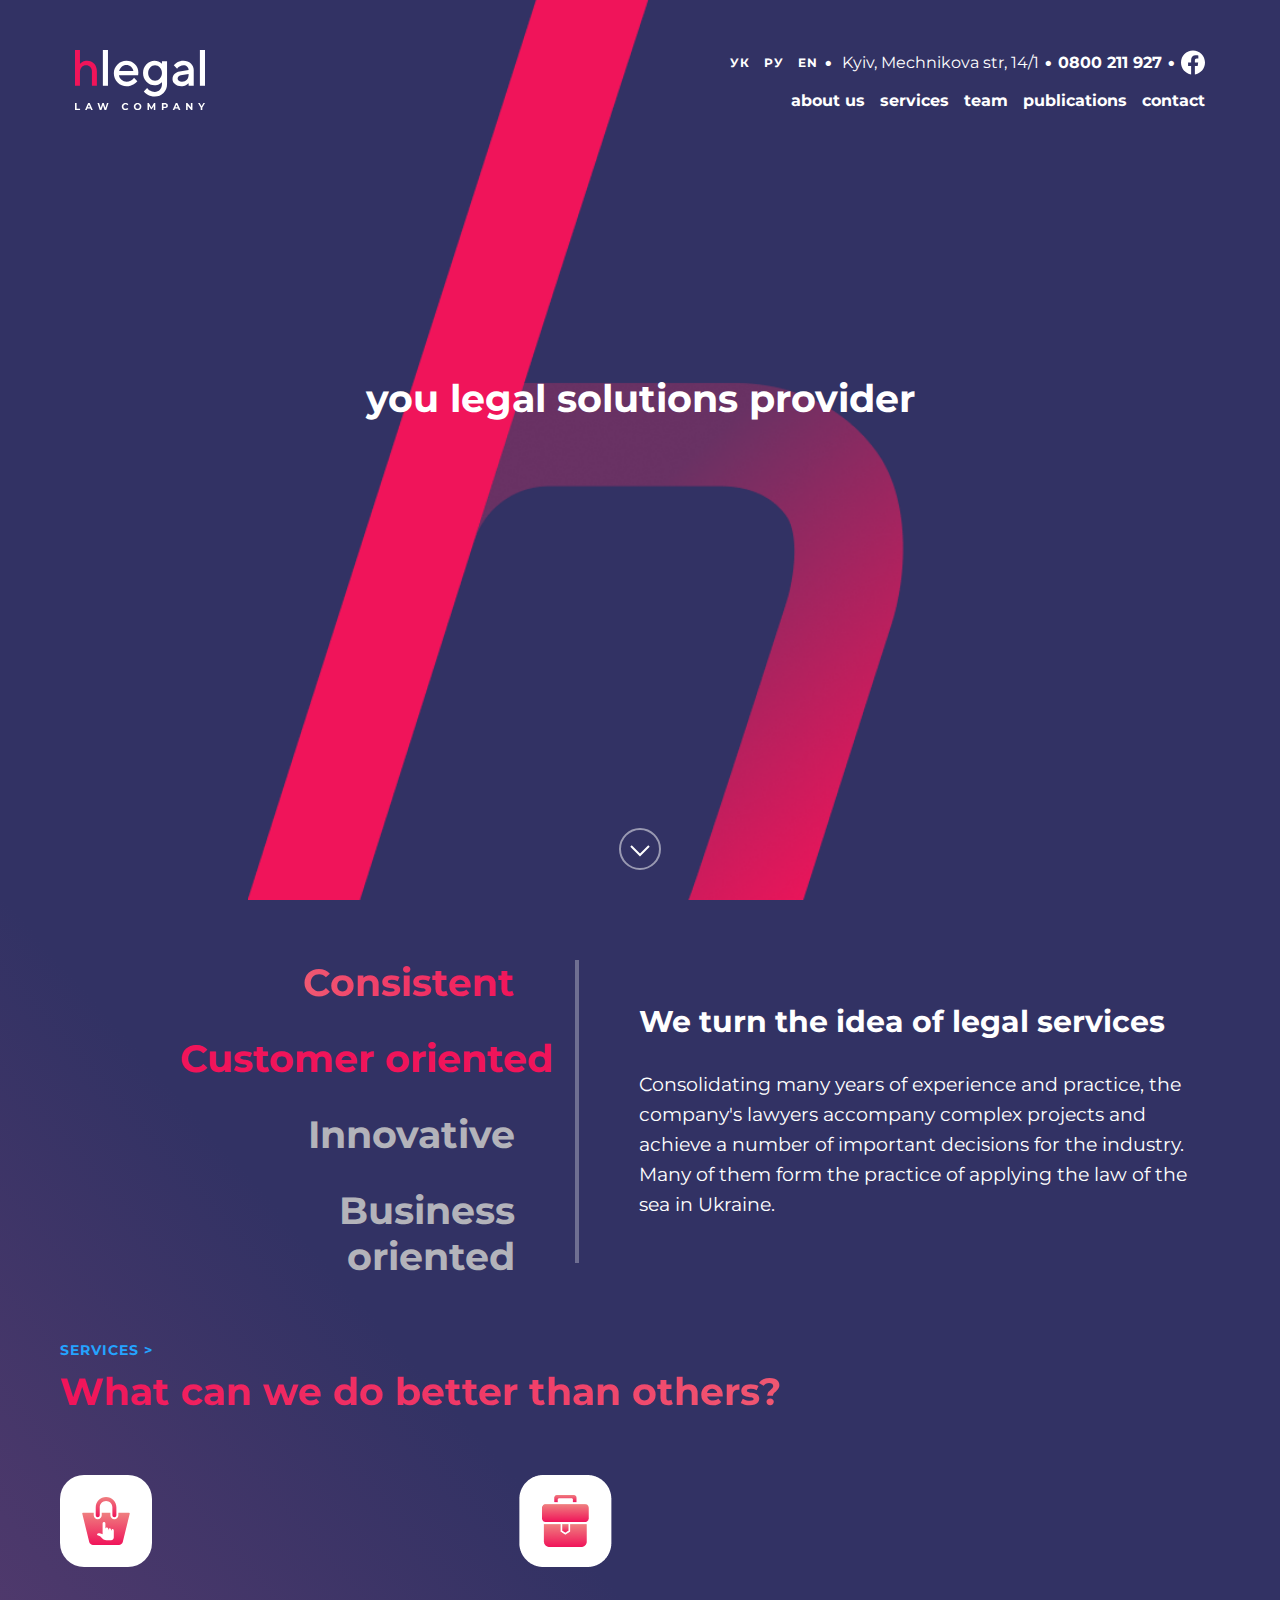
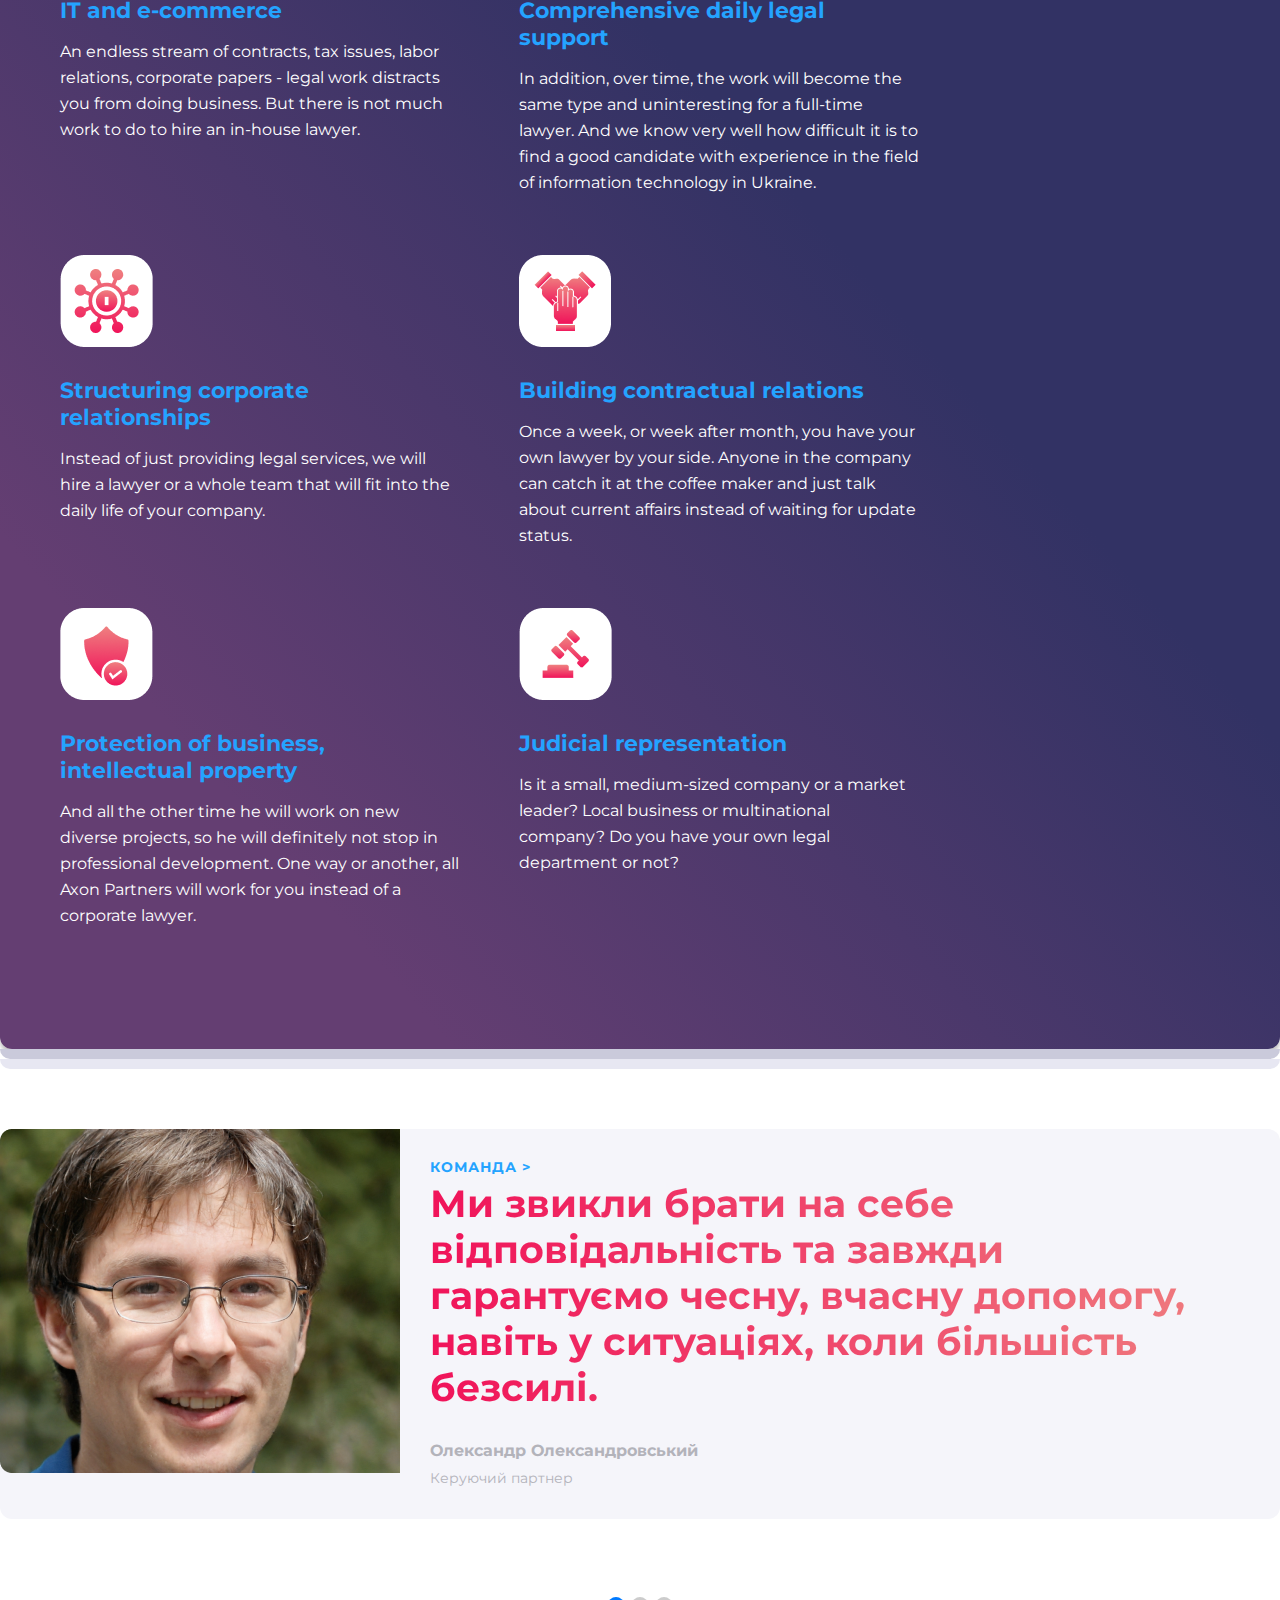
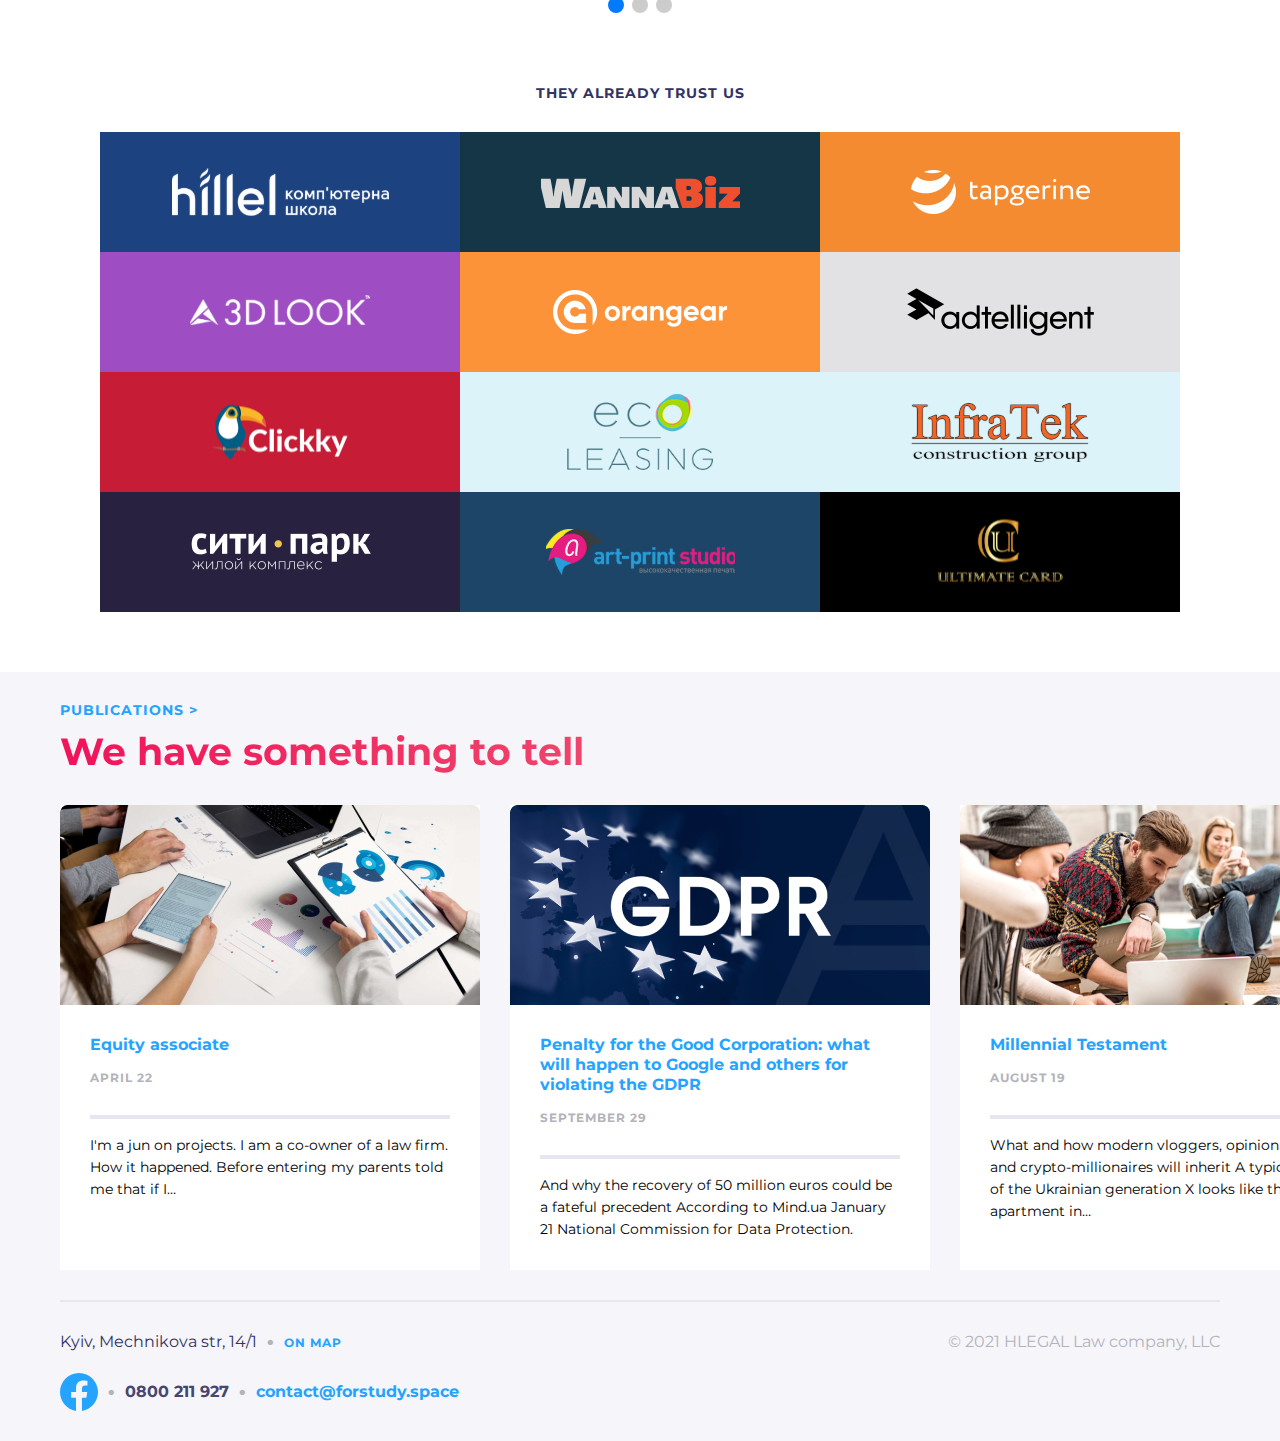
<file: index.html>
<!DOCTYPE html>
<html lang="en">
<head>
    <meta charset="UTF-8">
    <meta http-equiv="X-UA-Compatible" content="IE=edge">
    <meta name="viewport" content="width=device-width, initial-scale=1.0">
    <title>hlegal</title>
    <link rel="stylesheet" href="https://unpkg.com/swiper/swiper-bundle.min.css"/>
    <link rel="stylesheet" href="css/style.css">
</head>
<body>
    <div class="gradient">
        <div class="container_first">
            <div class="header_375">
                    <a href="" class="contacts__link"> <button class="contacts__language">УК</button> </a> 
                    <a href="" class="contacts__link"> <button class="contacts__language">РУ</button> </a> 
                    <a href="" class="contacts__link"> <button class="contacts__language">EN</button> </a> 
                    <a href="tel:0800211927" class="contacts__link__phone__375">0800 211 927</a> 
            </div>
            <div class="logo_and_button">
                <img src="img/logo_375.png" alt="logo_375">
                <button class="button"><img src="img/button_open.svg" alt="button_open"></button>
            </div>
            
            <header class="header">
                <a href="" class="logo"> <img class="logo__img" src="img/hlegal__logo.svg" alt="hlegal logo" class="logo_img"> </a>
                <div class="navs">
                    <div class="contacts">
                            <a href="" class="contacts__link"> <button class="contacts__language">УК</button> </a> 
                            <a href="" class="contacts__link"> <button class="contacts__language">РУ</button> </a> 
                            <a href="" class="contacts__link"> <button class="contacts__language">EN</button> </a> 
                            <a href="" class="contacts__link__address"> Kyiv, Mechnikova str, 14/1</a> 
                            <a href="tel:0800211927" class="contacts__link__phone">0800 211 927</a> 
                            <a href="https://facebook.com" class="contacts__link__social">
                                <svg class="contacts__facebook"width="24" height="25" viewBox="0 0 24 25" fill="none" xmlns="http://www.w3.org/2000/svg">
                                    <path d="M24 12.5733C24 5.90541 18.6274 0.5 12 0.5C5.37258 0.5 0 5.90541 0 12.5733C0 18.5995 4.38823 23.5943 10.125 24.5V16.0633H7.07813V12.5733H10.125V9.91343C10.125 6.88755 11.9165 5.21615 14.6576 5.21615C15.9705 5.21615 17.3438 5.45195 17.3438 5.45195V8.42313H15.8306C14.3399 8.42313 13.875 9.35379 13.875 10.3086V12.5733H17.2031L16.6711 16.0633H13.875V24.5C19.6118 23.5943 24 18.5995 24 12.5733Z" fill="white"/>
                                </svg>
                            </a> 
                    </div>  
                    <nav class="nav">
                        <ul class="nav__list">
                            <li class="nav__item"> <a href="about.html" class="nav__link">about us</a> </li>
                            <li class="nav__item"> <a href="" class="nav__link">services</a> </li>
                            <li class="nav__item"> <a href="" class="nav__link">team</a> </li>
                            <li class="nav__item"> <a href="" class="nav__link">publications</a> </li>
                            <li class="nav__item"> <a href="" class="nav__link">contact</a> </li>
                        </ul>
                    </nav> 
                </div>
            </header>
           
            <header class="header_768">
                    <div class="contacts">
                            <a href="" class="contacts__link"> <button class="contacts__language">УК</button> </a> 
                            <a href="" class="contacts__link"> <button class="contacts__language">РУ</button> </a> 
                            <a href="" class="contacts__link"> <button class="contacts__language">EN</button> </a> 
                            <a href="" class="contacts__link__address"> Kyiv, Mechnikova str, 14/1</a> 
                            <a href="tel:0800211927" class="contacts__link__phone">0800 211 927</a> 
                            <a href="https://facebook.com" class="contacts__link__social">
                                <svg class="contacts__facebook"width="24" height="25" viewBox="0 0 24 25" fill="none" xmlns="http://www.w3.org/2000/svg">
                                    <path d="M24 12.5733C24 5.90541 18.6274 0.5 12 0.5C5.37258 0.5 0 5.90541 0 12.5733C0 18.5995 4.38823 23.5943 10.125 24.5V16.0633H7.07813V12.5733H10.125V9.91343C10.125 6.88755 11.9165 5.21615 14.6576 5.21615C15.9705 5.21615 17.3438 5.45195 17.3438 5.45195V8.42313H15.8306C14.3399 8.42313 13.875 9.35379 13.875 10.3086V12.5733H17.2031L16.6711 16.0633H13.875V24.5C19.6118 23.5943 24 18.5995 24 12.5733Z" fill="white"/>
                                </svg>
                            </a> 
                    </div>  
                    <a href="" class="logo_768"> <img class="logo__img" src="img/logo_768.png" alt="hlegal logo" class="logo_img"> </a>
                    <nav class="nav_768">
                        <ul class="nav__list_768">
                            <li class="nav__item"> <a href="about.html" class="nav__link">about us</a> </li>
                            <li class="nav__item"> <a href="" class="nav__link">services</a> </li>
                            <li class="nav__item"> <a href="" class="nav__link">team</a> </li>
                            <li class="nav__item"> <a href="" class="nav__link">publications</a> </li>
                            <li class="nav__item"> <a href="" class="nav__link">contact</a> </li>
                        </ul>
                    </nav> 
                
            </header>


            <div class="title">you legal solutions provider</div>
            <div class="down"> 
                <a href="#next">
                    <svg class="down__scroll" width="42" height="42" viewBox="0 0 42 42" fill="none" xmlns="http://www.w3.org/2000/svg">
                        <circle opacity="0.5" cx="21" cy="21" r="20" stroke="white" stroke-width="2"/>
                        <path d="M12 18L21 27L30 18" stroke="white" stroke-width="2"/>
                    </svg>
                </a>
            </div>
        </div>   
        <div class="container">
            <div class="present" id="next">
                <div class="present__advantage">
                    <p class="present__advantage__consistent margin_bottom_30">Consistent</p>
                    <p class="present__advantage__customer margin_bottom_30">Customer oriented</p>
                    <p class="present__advantage__innovative margin_bottom_30">Innovative</p>
                    <p class="present__advantage__business">Business oriented</p>
                </div>
                <section class="present__description">
                    <h2 class="present__description__header">We turn the idea of legal services</h2> 
                    <p class="present__description__text">
                        Consolidating many years of experience and practice, the company's lawyers accompany complex projects and achieve a number of important decisions for the industry. Many of them form the practice of applying the law of the sea in Ukraine.
                    </p>
                </section>
            </div>  

            <p class="services">Services ></p>
            <p class="services__goal gradient_red">What can we do better than others?</p>
            <div class="block">
                <div class="block__card">
                    <img src="img/card_commerce.svg" alt="card_commerce">
                    <h2 class="block__card__header">IT and e-commerce</h2>
                    <p class="block__card__text">An endless stream of contracts, tax issues, labor relations, corporate papers - legal work distracts you from doing business. But there is not much work to do to hire an in-house lawyer.</p>
                </div>
                <div class="block__card">
                    <img src="img/card_support.png" alt="card_commerce">
                    <h2 class="block__card__header">Comprehensive daily legal support</h2>
                    <p class="block__card__text">In addition, over time, the work will become the same type and uninteresting for a full-time lawyer. And we know very well how difficult it is to find a good candidate with experience in the field of information technology in Ukraine.</p>
                </div>
                <div class="block__card">
                    <img src="img/card_corporate.png" alt="card_commerce">
                    <h2 class="block__card__header">Structuring corporate relationships</h2>
                    <p class="block__card__text">Instead of just providing legal services, we will hire a lawyer or a whole team that will fit into the daily life of your company.</p>
                </div>
                <div class="block__card">
                    <img src="img/card_relations.png" alt="card_commerce">
                    <h2 class="block__card__header">Building contractual relations</h2>
                    <p class="block__card__text">Once a week, or week after month, you have your own lawyer by your side. Anyone in the company can catch it at the coffee maker and just talk about current affairs instead of waiting for update status.</p>
                </div>
                <div class="block__card">
                    <img src="img/card_protection.png" alt="card_commerce">
                    <h2 class="block__card__header">Protection of business, intellectual property</h2>
                    <p class="block__card__text">And all the other time he will work on new diverse projects, so he will definitely not stop in professional development. One way or another, all Axon Partners will work for you instead of a corporate lawyer.</p>
                </div>
                <div class="block__card">
                    <img src="img/card_justify.png" alt="card_commerce">
                    <h2 class="block__card__header">Judicial representation</h2>
                    <p class="block__card__text">Is it a small, medium-sized company or a market leader? Local business or multinational company? Do you have your own legal department or not?</p>
                </div>
            </div>
            <div class="block padding_bottom_60">
              
            </div>
        </div>

    </div>
    <div class="border__prelast"></div>
    <div class="border__last"></div>

      <!-- Swiper -->
      <div class="swiper mySwiper">
        <div class="swiper-wrapper">
            <div class="swiper-slide">   
                <div class="mycard">
                    <picture>
                        <source srcset="img/ceo-375.png" media="(max-width: 375px)">
                        <source srcset="img/ceo-768.png" media="(max-width: 768px)">
                        <source srcset="img/ceo-1024.png" media="(max-width: 1024px)">
                        <source srcset="img/ceo-1440.png" media="(max-width: 1440px)">
                        <source srcset="img/ceo.png">
                        <img srcset="img/ceo.png" alt="My default image">
                    </picture>
                    <div class="mycard__description">
                        <p class="mycard__description__team">команда ></p>
                        <article class="mycard__description__about">Ми звикли брати на себе відповідальність та завжди гарантуємо чесну, вчасну допомогу, навіть у ситуаціях, коли більшість безсилі.</article>
                        <p class="mycard__description__person">Олександр Олександровський</p>
                        <p class="mycard__description__rank">Керуючий партнер</p>
                    </div>
                </div>            
            </div>

            <div class="swiper-slide">
                <div class="mycard">
                            
                    <div class="mycard__description">
                        <p class="mycard__description__team">команда ></p>
                        <article class="mycard__description__about">Но придется учесть что это стартап, и основатель работает за троих - он же тимлид, он же прожект-менеджер. Нам нужны люди в команду - юристы, девопсы, тестировщики, вебмастер, сетевики.</article>
                        <p class="mycard__description__person">Олександр Олександровський</p>
                        <p class="mycard__description__rank">Керуючий партнер</p>
                    </div>
                </div>
            </div>

            <div class="swiper-slide">
                <div class="mycard">
                      
                    <div class="mycard__description">
                        <p class="mycard__description__team">команда ></p>
                        <article class="mycard__description__about">Собственно идеальный варианты команды - каждый типаж интересен по своему, отдельно нужно отметить разработчика индийского происхождения - он бекэнд на джаве умеет </article>
                        <p class="mycard__description__person">Олександр Олександровський</p>
                        <p class="mycard__description__rank">Керуючий партнер</p>
                    </div>
                </div>
            </div>
        </div>
        <div class="swiper-pagination"></div>
    </div>
            <p class="intro">They already trust us</p>
            <div class="clients">
                <div class="clients__item hillel"><img src="img/hillel.svg" alt=""></div>
                <div class="clients__item wannabiz"><img src="img/wannabiz.svg" alt=""></div>
                <div class="clients__item tapgerine"><img src="img/tapgerine.svg" alt="tapgerine"></div>
                <div class="clients__item dlook"><img src="img/3dlook.svg" alt="3dlook"></div>
                <div class="clients__item orangear"><img src="img/orangear.svg" alt="orangear"></div>
                <div class="clients__item adtelligent"><img src="img/adtelligent.svg" alt="adtelligent"></div>
                <div class="clients__item clickky"><img src="img/clickky.svg" alt="clickky"></div>
                <div class="clients__item eco-leasing"><img src="img/eco-leasing.svg" alt="eco-leasing"></div>
                <div class="clients__item ingratek"><img src="img/ingratek.svg" alt="ingratek"></div>
                <div class="clients__item city-par"><img src="img/city-par.svg" alt="city-par"></div>
                <div class="clients__item artprint"><img src="img/artprint.svg" alt="artprint"></div>
                <div class="clients__item ultimatecard"><img src="img/ultimatecard.svg" alt="ultimatecard"></div>
            </div>

                      
<footer class="footer">
    <div class="container">
        <p class="prepublication">Publications ></p>
        <p class="prepublication__header">We have something to tell</p>
        <div class="publications">
            <div class="publications__card margin_right_30">
                <img  class="publications__img" src="img/publication.png" alt="">
                <h4 class="publications__card__header">Equity associate</h4>
                <p class="publications__card__date">April 22</p>
                <p class="publications__card__article">I'm a jun on projects. I am a co-owner of a law firm. How it happened. Before entering my parents told me that if I…</p>
            </div>
            <div class="publications__card margin_right_30">
                <img  class="publications__img" src="img/publication-2.png" alt="">
                <h4 class="publications__card__header">Penalty for the Good Corporation: what will happen to Google and others for violating the GDPR</h4>
                <p class="publications__card__date">September 29</p>
                <p class="publications__card__article">And why the recovery of 50 million euros could be a fateful precedent According to Mind.ua January 21 National Commission for Data Protection.</p>
            </div>
            <div class="publications__card">
                <img  class="publications__img" src="img/publication-3.png" alt="">
                <h4 class="publications__card__header">Millennial Testament</h4>
                <p class="publications__card__date">August 19</p>
                <p class="publications__card__article">What and how modern vloggers, opinion leaders and crypto-millionaires will inherit A typical legacy of the Ukrainian generation X looks like this: an apartment in…</p>
            </div>
        </div>
        <div class="information">
            <div class="information__block">
                <a href="" class="information__link__address"> Kyiv, Mechnikova str, 14/1</a> 
                <a href="" class="information__link__map">On map</a> 
                <p class="information__copyright">© 2021 HLEGAL Law company, LLC</p>
            </div> 
        </div>

        <div class="footer__contacts">
            <a href="https://facebook.com" class="footer__contacts__facebook">
                <svg class="contacts__facebook_footer" width="38" height="38" viewBox="0 0 38 38" fill="none" xmlns="http://www.w3.org/2000/svg">
                    <path d="M38 19.1161C38 8.55857 29.4934 0 19 0C8.50658 0 0 8.55857 0 19.1161C0 28.6575 6.94803 36.5659 16.0312 38V24.6419H11.207V19.1161H16.0312V14.9046C16.0312 10.1136 18.8678 7.46723 23.2078 7.46723C25.2866 7.46723 27.4609 7.84059 27.4609 7.84059V12.545H25.0651C22.7048 12.545 21.9688 14.0185 21.9688 15.5302V19.1161H27.2383L26.3959 24.6419H21.9688V38C31.052 36.5659 38 28.6575 38 19.1161Z" fill="#24A3FF"/>
                </svg>
            </a> 
            <a href="tel:0800211927" class="footer__contacts__number">0800 211 927</a> 
            <a href = "mailto:contact@forstudy.space" class="footer__contacts__mail">contact@forstudy.space</a>
            <p class="information__copyright_375">© 2021 HLEGAL Law company, LLC</p>
        </div>  

    </div>
</footer>

<div class="popup">
    <div class="popup__dialog">
        <div class="popup__wrapper">
            <button class="close"><a href=""><img src="img-about/close.svg" alt=""></a></button>
            <a href="about.html" class="nav__link_375">about us</a> 
            <a href="" class="nav__link_375">послуги</a> 
            <a href="" class="nav__link_375">команда</a>
            <a href="" class="nav__link_375">публікації</a>
            <a href="" class="nav__link_375">контакти</a> 
        </div>
    </div>
</div>

<!-- Swiper JS -->
<script src="https://unpkg.com/swiper/swiper-bundle.min.js"></script>

 <!-- Initialize Swiper -->
<script>
    var swiper = new Swiper(".mySwiper", { pagination: { el: ".swiper-pagination", }, });
</script>

<script>
     const popup=document.querySelector(".popup");
    const button=document.querySelector(".button");
    const close_button=document.querySelector(".close");
    button.addEventListener('click',()=>{
        popup.classList.add("popup--open")
    });

    close_button.addEventListener('click',()=>{
        popup.classList.remove("popup--open")
    });
</script>

</body>
</html>
</file>
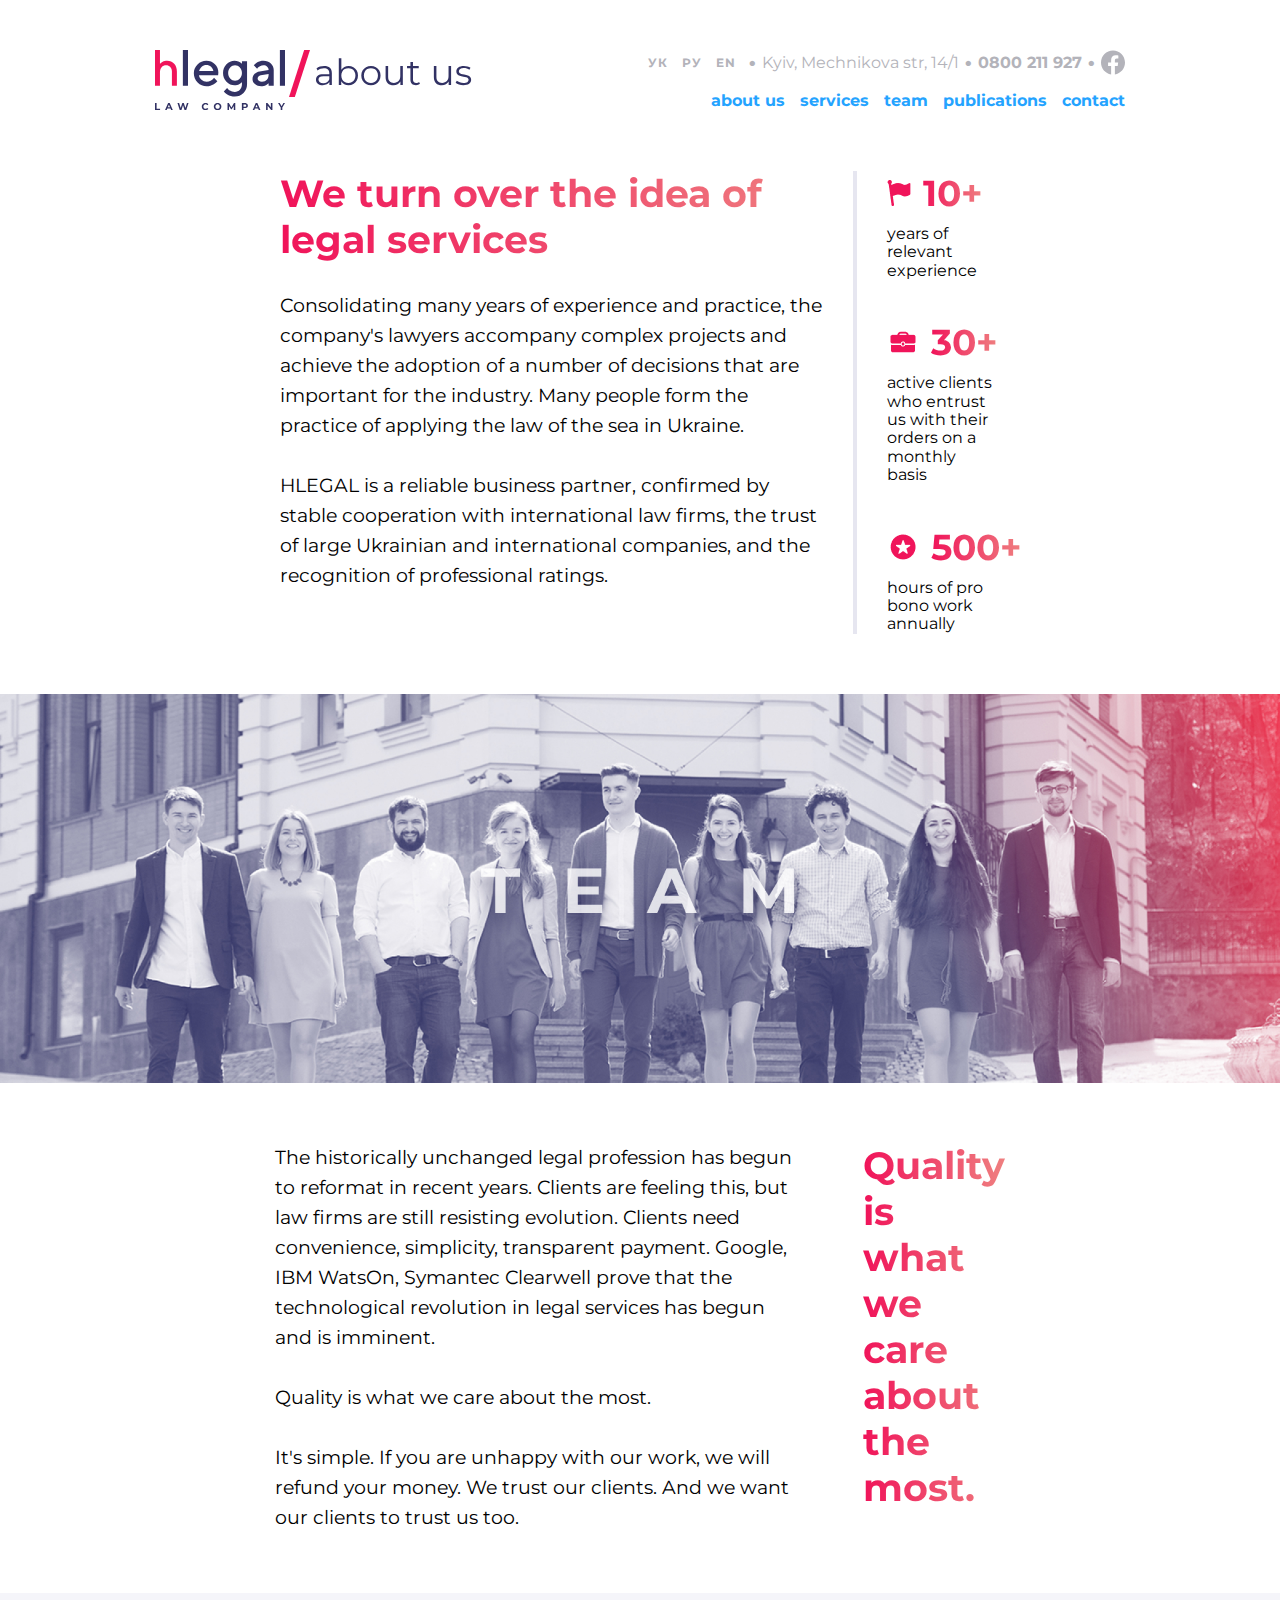
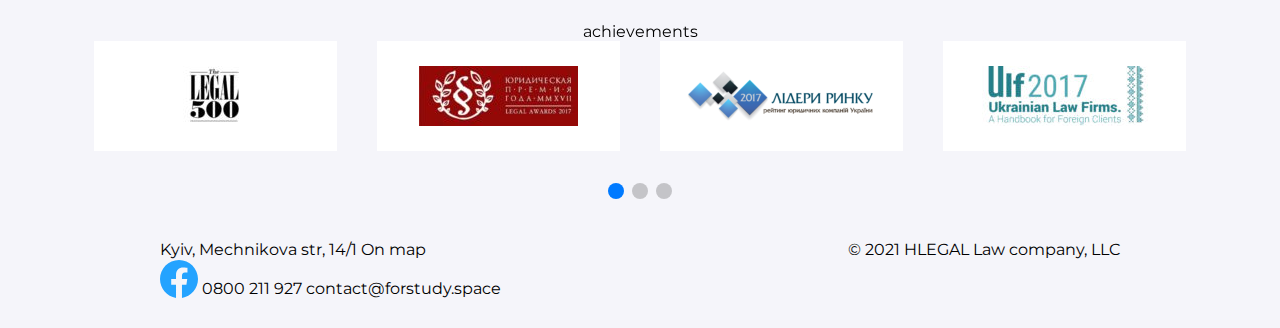
<file: about.html>
<!DOCTYPE html>
<html lang="en">
<head>
    <meta charset="UTF-8">
    <meta http-equiv="X-UA-Compatible" content="IE=edge">
    <meta name="viewport" content="width=device-width, initial-scale=1.0">
    <title>about</title>
    <link rel="stylesheet" href="https://unpkg.com/swiper/swiper-bundle.min.css"/>
    <link rel="stylesheet" href="css/about.css">
</head>
<body>
    <div class="container">
        <header class="header">
            <a href="" class="logo"> <img src="img-about/Logo.svg" alt="hlegal logo" class="logo_img"> </a>
            <div class="navs">
                <div class="contacts">
                        <a href="" class="contacts__link"> <button class="contacts__language">УК</button> </a> 
                        <a href="" class="contacts__link"> <button class="contacts__language">РУ</button> </a> 
                        <a href="" class="contacts__link"> <button class="contacts__language">EN</button> </a> 
                        <a href="" class="contacts__link__address">Kyiv, Mechnikova str, 14/1</a> 
                        <a href="tel:0800211927" class="contacts__link__phone">0800 211 927</a> 
                        <a href="https://facebook.com" class="contacts__link__social">
                            <svg class="contacts__facebook"width="24" height="25" viewBox="0 0 24 25" fill="none" xmlns="http://www.w3.org/2000/svg">
                                <path d="M24 12.5733C24 5.90541 18.6274 0.5 12 0.5C5.37258 0.5 0 5.90541 0 12.5733C0 18.5995 4.38823 23.5943 10.125 24.5V16.0633H7.07813V12.5733H10.125V9.91343C10.125 6.88755 11.9165 5.21615 14.6576 5.21615C15.9705 5.21615 17.3438 5.45195 17.3438 5.45195V8.42313H15.8306C14.3399 8.42313 13.875 9.35379 13.875 10.3086V12.5733H17.2031L16.6711 16.0633H13.875V24.5C19.6118 23.5943 24 18.5995 24 12.5733Z" fill="white"/>
                            </svg>
                        </a> 
                </div>  
                <nav class="nav">
                    <ul class="nav__list">
                        <li class="nav__item mr15"> <a href="" class="nav__link">about us</a> </li>
                        <li class="nav__item mr15"> <a href="" class="nav__link">services</a> </li>
                        <li class="nav__item mr15"> <a href="" class="nav__link">team</a> </li>
                        <li class="nav__item mr15"> <a href="" class="nav__link">publications</a> </li>
                        <li class="nav__item"> <a href="" class="nav__link">contact</a> </li>
                    </ul>
                </nav> 
            </div>
        </header>

        <div class="header__article">
            <section class="header__article__section">
                <h1 class="header__article__header">We turn over the idea of legal services</h1>
                <article class="header__article__text">Consolidating many years of experience and practice, the company's lawyers accompany complex projects and achieve the adoption of a number of decisions that are important for the industry. Many people form the practice of applying the law of the sea in Ukraine.<br><br>HLEGAL is a reliable business partner, confirmed by stable cooperation with international law firms, the trust of large Ukrainian and international companies, and the recognition of professional ratings.</article>
            </section>
            <section class="promo">
                <div class="promo__wrap">
                    <div class="promo__item">
                        <img class="promo__img" src="img-about/flag.png" alt="">
                        <p class="promo__text">10+</p>
                    </div>
                    <p>years of relevant experience</p>
                </div>                
                <div class="promo__wrap">
                    <div class="promo__item">
                        <img class="promo__img" src="img-about/case.png" alt="">
                        <p class="promo__text">30+</p>
                    </div>
                    <p>active clients who entrust us with their orders on a monthly basis</p>
                </div>    
                <div class="promo__wrap">
                    <div class="promo__item">
                        <img class="promo__img" src="img-about/star.png" alt="">
                        <p class="promo__text">500+</p>
                    </div>
                    <p>hours of pro bono work annually</p>
                </div>    
            </section>
           
        </div>

        <img src="img-about/Team.jpg" alt="Team" class="responsive">

        <div class="header__article__2">
            <section class="header__article__section__2">
                <article class="header__article__section__2__article">
                    The historically unchanged legal profession has begun to reformat in recent years. Clients are feeling this, but law firms are still resisting evolution. Clients need convenience, simplicity, transparent payment. Google, IBM WatsOn, Symantec Clearwell prove that the technological revolution in legal services has begun and is imminent.
                    <br><br>
                    Quality is what we care about the most.
                    <br><br>
                    It's simple. If you are unhappy with our work, we will refund your money. We trust our clients. And we want our clients to trust us too.
                </article>
            </section>
            <section>
              <p class="header__article__section__2__sentence">Quality is what we care about the most.</p>
            </section>
           
        </div>

            <!-- Swiper -->
        <div class="swiper mySwiper">
            <div class="swiper-wrapper">
                <div class="swiper-slide">
                    <div class="section">
                        <p class="achieve__header">achievements</p>
                        <div class="achieve">
                            <div class="achieve__item mr40"><img class="swiper_img" src="img-about/legal500.png" alt=""></div>
                            <div class="achieve__item mr40"><img class="swiper_img" src="img-about/awards.png" alt=""></div>
                            <div class="achieve__item mr40"><img class="swiper_img" src="img-about/leaders.png" alt=""></div>
                            <div class="achieve__item"><img class="swiper_img" src="img-about/ulf2017.png" alt=""></div>
                        </div>
                    </div>
                  
                </div>
                <div class="swiper-slide">
                    <div class="achieve">
                        <div class="achieve__item mr40"><img class="swiper_img" src="img-about/legal500.png" alt=""></div>
                        <div class="achieve__item mr40"><img class="swiper_img" src="img-about/awards.png" alt=""></div>
                    </div>
                </div>
                <div class="swiper-slide"><img class="swiper_img" src="img-about/legal500.png" alt=""></div>
            </div>
            <div class="swiper-pagination"></div>
        </div>

        <footer class="footer">
                <div class="footer__wrapper">
                    <div class="information">
                        <div class="information__block">
                            <a href="" class="information__link__address"> Kyiv, Mechnikova str, 14/1</a> 
                            <a href="" class="information__link__map">On map</a> 
                        </div> 
                        <p class="information__copyright">© 2021 HLEGAL Law company, LLC</p>
                    </div>
            
                    <div class="footer__contacts">
                        <a href="https://facebook.com" class="footer__contacts__facebook">
                            <svg class="contact__facebook__footer" width="38" height="38" viewBox="0 0 38 38" fill="none" xmlns="http://www.w3.org/2000/svg">
                                <path d="M38 19.1161C38 8.55857 29.4934 0 19 0C8.50658 0 0 8.55857 0 19.1161C0 28.6575 6.94803 36.5659 16.0312 38V24.6419H11.207V19.1161H16.0312V14.9046C16.0312 10.1136 18.8678 7.46723 23.2078 7.46723C25.2866 7.46723 27.4609 7.84059 27.4609 7.84059V12.545H25.0651C22.7048 12.545 21.9688 14.0185 21.9688 15.5302V19.1161H27.2383L26.3959 24.6419H21.9688V38C31.052 36.5659 38 28.6575 38 19.1161Z" fill="#24A3FF"/>
                            </svg>
                        </a> 
                        <a href="tel:0800211927" class="footer__contacts__number">0800 211 927</a> 
                        <a href = "mailto:contact@forstudy.space" class="footer__contacts__mail">contact@forstudy.space</a>
                    </div>  
                </div>
         
        </footer>
    </div>
  
    <!-- Swiper JS -->
    <script src="https://unpkg.com/swiper/swiper-bundle.min.js"></script>

    <!-- Initialize Swiper -->
    <script>
        var swiper = new Swiper(".mySwiper", {
        pagination: {
            el: ".swiper-pagination",
        },
        });
    </script>
</body>
</html>
</file>
<file: css/style.css>
@charset "UTF-8";
/*! destyle.css v3.0.2 | MIT License | https://github.com/nicolas-cusan/destyle.css */
/* Reset box-model and set borders */
/* ============================================ */
@import url("https://fonts.googleapis.com/css2?family=Montserrat:wght@400;700&display=swap");
*,
::before,
::after {
  box-sizing: border-box;
  border-style: solid;
  border-width: 0;
}

/* Document */
/* ============================================ */
/**
 * 1. Correct the line height in all browsers.
 * 2. Prevent adjustments of font size after orientation changes in iOS.
 * 3. Remove gray overlay on links for iOS.
 */
html {
  line-height: 1.15;
  /* 1 */
  -webkit-text-size-adjust: 100%;
  /* 2 */
  -webkit-tap-highlight-color: transparent;
  /* 3*/
}

/* Sections */
/* ============================================ */
/**
 * Remove the margin in all browsers.
 */
body {
  margin: 0;
}

/**
 * Render the `main` element consistently in IE.
 */
main {
  display: block;
}

/* Vertical rhythm */
/* ============================================ */
p,
table,
blockquote,
address,
pre,
iframe,
form,
figure,
dl {
  margin: 0;
}

/* Headings */
/* ============================================ */
h1,
h2,
h3,
h4,
h5,
h6 {
  font-size: inherit;
  font-weight: inherit;
  margin: 0;
}

/* Lists (enumeration) */
/* ============================================ */
ul,
ol {
  margin: 0;
  padding: 0;
  list-style: none;
}

/* Lists (definition) */
/* ============================================ */
dt {
  font-weight: bold;
}

dd {
  margin-left: 0;
}

/* Grouping content */
/* ============================================ */
/**
 * 1. Add the correct box sizing in Firefox.
 * 2. Show the overflow in Edge and IE.
 */
hr {
  box-sizing: content-box;
  /* 1 */
  height: 0;
  /* 1 */
  overflow: visible;
  /* 2 */
  border-top-width: 1px;
  margin: 0;
  clear: both;
  color: inherit;
}

/**
 * 1. Correct the inheritance and scaling of font size in all browsers.
 * 2. Correct the odd `em` font sizing in all browsers.
 */
pre {
  font-family: monospace, monospace;
  /* 1 */
  font-size: inherit;
  /* 2 */
}

address {
  font-style: inherit;
}

/* Text-level semantics */
/* ============================================ */
/**
 * Remove the gray background on active links in IE 10.
 */
a {
  background-color: transparent;
  text-decoration: none;
  color: inherit;
}

/**
 * 1. Remove the bottom border in Chrome 57-
 * 2. Add the correct text decoration in Chrome, Edge, IE, Opera, and Safari.
 */
abbr[title] {
  text-decoration: underline dotted;
  /* 2 */
}

/**
 * Add the correct font weight in Chrome, Edge, and Safari.
 */
b,
strong {
  font-weight: bolder;
}

/**
 * 1. Correct the inheritance and scaling of font size in all browsers.
 * 2. Correct the odd `em` font sizing in all browsers.
 */
code,
kbd,
samp {
  font-family: monospace, monospace;
  /* 1 */
  font-size: inherit;
  /* 2 */
}

/**
 * Add the correct font size in all browsers.
 */
small {
  font-size: 80%;
}

/**
 * Prevent `sub` and `sup` elements from affecting the line height in
 * all browsers.
 */
sub,
sup {
  font-size: 75%;
  line-height: 0;
  position: relative;
  vertical-align: baseline;
}

sub {
  bottom: -0.25em;
}

sup {
  top: -0.5em;
}

/* Replaced content */
/* ============================================ */
/**
 * Prevent vertical alignment issues.
 */
svg,
img,
embed,
object,
iframe {
  vertical-align: bottom;
}

/* Forms */
/* ============================================ */
/**
 * Reset form fields to make them styleable.
 * 1. Make form elements stylable across systems iOS especially.
 * 2. Inherit text-transform from parent.
 */
button,
input,
optgroup,
select,
textarea {
  -webkit-appearance: none;
  /* 1 */
  appearance: none;
  vertical-align: middle;
  color: inherit;
  font: inherit;
  background: transparent;
  padding: 0;
  margin: 0;
  border-radius: 0;
  text-align: inherit;
  text-transform: inherit;
  /* 2 */
}

/**
 * Reset radio and checkbox appearance to preserve their look in iOS.
 */
[type=checkbox] {
  -webkit-appearance: checkbox;
  appearance: checkbox;
}

[type=radio] {
  -webkit-appearance: radio;
  appearance: radio;
}

/**
 * Correct cursors for clickable elements.
 */
button,
[type=button],
[type=reset],
[type=submit] {
  cursor: pointer;
}

button:disabled,
[type=button]:disabled,
[type=reset]:disabled,
[type=submit]:disabled {
  cursor: default;
}

/**
 * Improve outlines for Firefox and unify style with input elements & buttons.
 */
:-moz-focusring {
  outline: auto;
}

select:disabled {
  opacity: inherit;
}

/**
 * Remove padding
 */
option {
  padding: 0;
}

/**
 * Reset to invisible
 */
fieldset {
  margin: 0;
  padding: 0;
  min-width: 0;
}

legend {
  padding: 0;
}

/**
 * Add the correct vertical alignment in Chrome, Firefox, and Opera.
 */
progress {
  vertical-align: baseline;
}

/**
 * Remove the default vertical scrollbar in IE 10+.
 */
textarea {
  overflow: auto;
}

/**
 * Correct the cursor style of increment and decrement buttons in Chrome.
 */
[type=number]::-webkit-inner-spin-button,
[type=number]::-webkit-outer-spin-button {
  height: auto;
}

/**
 * 1. Correct the outline style in Safari.
 */
[type=search] {
  outline-offset: -2px;
  /* 1 */
}

/**
 * Remove the inner padding in Chrome and Safari on macOS.
 */
[type=search]::-webkit-search-decoration {
  -webkit-appearance: none;
}

/**
 * 1. Correct the inability to style clickable types in iOS and Safari.
 * 2. Fix font inheritance.
 */
::-webkit-file-upload-button {
  -webkit-appearance: button;
  /* 1 */
  font: inherit;
  /* 2 */
}

/**
 * Clickable labels
 */
label[for] {
  cursor: pointer;
}

/* Interactive */
/* ============================================ */
/*
 * Add the correct display in Edge, IE 10+, and Firefox.
 */
details {
  display: block;
}

/*
 * Add the correct display in all browsers.
 */
summary {
  display: list-item;
}

/*
 * Remove outline for editable content.
 */
[contenteditable]:focus {
  outline: auto;
}

/* Tables */
/* ============================================ */
/**
1. Correct table border color inheritance in all Chrome and Safari.
*/
table {
  border-color: inherit;
  /* 1 */
  border-collapse: collapse;
}

caption {
  text-align: left;
}

td,
th {
  vertical-align: top;
  padding: 0;
}

th {
  text-align: left;
  font-weight: bold;
}

* {
  box-sizing: border-box;
}

html {
  scroll-behavior: smooth;
}

body {
  margin: 0;
  font-family: "Montserrat";
  font-style: normal;
  font-weight: 400;
  position: relative;
  height: 100%;
}

.header_375 {
  display: none;
}

.information__copyright_375 {
  display: none;
}

.logo_and_button {
  display: none;
}

.gradient {
  background: linear-gradient(228.57deg, #323264 11.93%, #323264 57.17%, #643E72 87.46%);
  box-shadow: 0px 4px 4px rgba(0, 0, 0, 0.25);
  border-radius: 0px 0px 12px 12px;
}

.header {
  display: flex;
  padding: 50px 0;
}

.header_768 {
  visibility: hidden;
  margin-top: 50px;
  display: flex;
  flex-direction: column;
}

.logo_768 {
  margin-top: 30px;
}

.nav_768 {
  margin-top: 30px;
}

.contacts {
  flex-wrap: wrap;
}

.nav__list_768 {
  display: flex;
  justify-content: left;
  flex-wrap: wrap;
}

.navs {
  display: flex;
  flex-direction: column;
  margin-left: auto;
}

.logo {
  display: block;
}

.title {
  font-weight: 700;
  font-size: 38px;
  line-height: 46px;
  text-align: center;
  color: #FFFFFF;
  margin-top: 145px;
}

.container_first {
  max-width: 1630px;
  margin: 0 auto;
  padding: 0 15px;
  display: flex;
  flex-direction: column;
  min-height: 100vh;
  background: url("../img/hlegal_logo_h.png");
  background-position: top;
  background-size: contain;
  background-repeat: no-repeat;
}

.container {
  max-width: 1630px;
  margin: 0 auto;
  padding: 0 15px;
}

.container_main {
  max-width: 1750px;
  margin: 0 auto;
  padding: 0 15px;
}

.nav {
  margin-top: 16px;
}
.nav__list {
  display: flex;
  justify-content: right;
}
.nav__item {
  margin-right: 15px;
}
.nav__item:last-child {
  margin-right: 0;
}
.nav__link {
  display: block;
  color: #FFFFFF;
  font-weight: 700;
  font-size: 16px;
  line-height: 20px;
}
.nav__link:hover {
  text-decoration-line: underline;
  text-decoration-thickness: 2px;
  color: #F0145A;
  text-underline-offset: 3px;
}

.contacts__facebook:hover path {
  fill: red;
}

.contacts__facebook_footer:hover path {
  fill: #F0145A;
}

.contacts {
  display: flex;
  align-items: center;
}
.contacts__list {
  display: flex;
}
.contacts__link__address {
  font-size: 16px;
  line-height: 20px;
  text-align: right;
  color: #FFFFFF;
  margin-right: 6px;
}
.contacts__link__address::before {
  content: "•";
  font-weight: 900;
  margin-right: 6px;
}
.contacts__link__phone {
  font-weight: 700;
  font-size: 16px;
  line-height: 20px;
  text-align: right;
  color: #FFFFFF;
  margin-right: 6px;
}
.contacts__link__phone::before {
  content: "•";
  font-weight: 900;
  margin-right: 6px;
}
.contacts__link__phone::after {
  content: "•";
  font-weight: 900;
  color: #FFFFFF;
  margin-left: 6px;
}
.contacts__language {
  font-weight: 700;
  font-size: 12px;
  line-height: 15px;
  letter-spacing: 1px;
  color: #FFFFFF;
  border-radius: 8px;
  padding: 5px 7px;
}
.contacts__language:hover {
  background: #F0145A;
}

.down {
  margin: auto auto 30px auto;
}

.down__scroll:hover circle {
  stroke: #F0145A;
}
.down__scroll:hover path {
  stroke: #F0145A;
}

.present {
  display: flex;
  margin: 60px 0px 0 0px;
}
.present__advantage {
  padding-right: 60px;
  display: flex;
  flex-direction: column;
  font-weight: 700;
  font-size: 38px;
  line-height: 46px;
  border-right: 4px solid rgba(255, 255, 255, 0.3);
  min-width: 379px;
  text-align: right;
}
.present__advantage__consistent {
  background: linear-gradient(90.13deg, #EF8080 0.84%, #F0145A 99.96%);
  -webkit-background-clip: text;
  -webkit-text-fill-color: transparent;
  background-clip: text;
  -text-fill-color: transparent;
}
.present__advantage__consistent:hover {
  background: linear-gradient(90.13deg, #dbb768 0.84%, #dcdf36 99.96%);
  -webkit-background-clip: text;
  -webkit-text-fill-color: transparent;
  background-clip: text;
  -text-fill-color: transparent;
}
.present__advantage__customer {
  color: #F0145A;
  min-width: 375px;
  text-align: left;
}
.present__advantage__customer:hover {
  color: yellow;
}
.present__advantage__business {
  font-weight: 700;
  font-size: 38px;
  line-height: 46px;
  color: #B3B3BA;
}
.present__advantage__business:hover {
  color: yellow;
}
.present__advantage__innovative {
  font-weight: 700;
  font-size: 38px;
  line-height: 46px;
  color: #B3B3BA;
}
.present__advantage__innovative:hover {
  color: yellow;
}
.present__description {
  display: flex;
  flex-direction: column;
  max-width: 861px;
  margin: 73px 0 73px 60px;
}
.present__description__header {
  font-weight: 700;
  font-size: 30px;
  line-height: 37px;
  color: #FFFFFF;
}
.present__description__text {
  font-size: 19px;
  line-height: 30px;
  color: #FFFFFF;
  margin-top: 30px;
}

.services {
  font-weight: 700;
  font-size: 14px;
  line-height: 17px;
  letter-spacing: 1px;
  text-transform: uppercase;
  color: #24A3FF;
  margin-top: 49px;
}
.services:hover {
  color: #F0145A;
}
.services__goal {
  font-weight: 700;
  font-size: 38px;
  line-height: 46px;
  color: linear-gradient(90.13deg, #F0145A 0.84%, #EF8080 99.96%);
  margin-top: 10px;
}

.margin_bottom_30 {
  margin-bottom: 30px;
}

.margin_right_60 {
  margin-right: 60px;
}

.margin_right_30 {
  margin-right: 30px;
}

.margin_bottom_87 {
  margin-bottom: 87px;
}

.gradient_red {
  background: linear-gradient(90.13deg, #F0145A 0.84%, #EF8080 99.96%);
  -webkit-background-clip: text;
  -webkit-text-fill-color: transparent;
  background-clip: text;
}

.block {
  display: flex;
  margin-top: 60px;
  flex-wrap: wrap;
  gap: 59px;
}
.block__card {
  max-width: 494px;
}
.block__card__header {
  margin-top: 30px;
  font-weight: 700;
  font-size: 22px;
  line-height: 27px;
  color: #24A3FF;
  max-width: 494px;
}
.block__card__text {
  margin-top: 15px;
  font-size: 16px;
  line-height: 26px;
  color: #FFFFFF;
  max-width: 494px;
}

.border__prelast {
  max-width: 1880px;
  height: 10px;
  background: #CACADB;
  border-radius: 0px 0px 12px 12px;
  margin: auto;
}
.border__last {
  max-width: 1840px;
  height: 10px;
  background: #E7E7F2;
  border-radius: 0px 0px 12px 12px;
  margin: auto;
}

.button {
  display: none;
}

.popup {
  display: none;
  position: fixed;
  top: 0;
  left: 0;
  width: 100%;
  height: 100%;
  background: linear-gradient(228.57deg, #323264 11.93%, #323264 57.17%, #643E72 87.46%);
  display: flex;
  flex-direction: column;
  display: none;
}
.popup__wrapper {
  display: flex;
  flex-direction: column;
  gap: 15px;
}
.popup__dialog {
  width: 359px;
  height: 351px;
  border-radius: 12px 12px 0px 0px;
  background-color: white;
  margin: 316px 8px 0 8px;
}

.popup--open {
  display: flex;
}

.close {
  color: white;
  text-align: right;
  margin: 19px 19px 5px 0;
}

.swiper {
  width: 100%;
  height: 100%;
  margin-top: 60px;
  padding-bottom: 60px;
}

.swiper-slide {
  text-align: center;
  font-size: 18px;
  background: #fff;
  display: -webkit-box;
  display: -ms-flexbox;
  display: -webkit-flex;
  display: flex;
  -webkit-box-pack: center;
  -ms-flex-pack: center;
  -webkit-justify-content: center;
  justify-content: center;
  -webkit-box-align: center;
  -ms-flex-align: center;
  -webkit-align-items: center;
  align-items: center;
}

.swiper-pagination-bullet {
  width: 16px;
  height: 16px;
}

.mycard {
  display: flex;
  max-width: 1600px;
  background: #F5F5FA;
  border-radius: 12px;
}
.mycard__description {
  display: flex;
  flex-direction: column;
  padding: 30px;
  text-align: left;
}
.mycard__description__team {
  font-weight: 700;
  font-size: 14px;
  line-height: 17px;
  letter-spacing: 1px;
  text-transform: uppercase;
  color: #24A3FF;
  margin-bottom: 5px;
}
.mycard__description__about {
  font-weight: 700;
  font-size: 38px;
  line-height: 46px;
  background: linear-gradient(90.13deg, #F0145A 0.84%, #EF8080 99.96%);
  -webkit-background-clip: text;
  -webkit-text-fill-color: transparent;
  background-clip: text;
}
.mycard__description__person {
  font-weight: 700;
  font-size: 16px;
  line-height: 20px;
  color: #B3B3BA;
  margin-top: 30px;
}
.mycard__description__rank {
  font-size: 14px;
  line-height: 22px;
  color: #B3B3BA;
  margin-top: 6px;
}

.padding_bottom_60 {
  padding-bottom: 60px;
}

.intro {
  margin: 60px auto 30px auto;
  font-weight: 700;
  font-size: 14px;
  line-height: 17px;
  letter-spacing: 1px;
  text-transform: uppercase;
  color: #323264;
  text-align: center;
}

.clients {
  padding-bottom: 60px;
  display: flex;
  flex-wrap: wrap;
  justify-content: center;
}
.clients__item {
  min-width: 430px;
  min-height: 120px;
  display: flex;
  justify-content: center;
}

.hillel {
  background: #1C4280;
  border-radius: 12px 0px 0px 0px;
}

.wannabiz {
  background: #143646;
}

.tapgerine {
  background: linear-gradient(0deg, #F48B30, #F48B30), #F48B30;
}

.dlook {
  background: #9E4DC3;
  border-radius: 0px 12px 0px 0px;
}

.orangear {
  background: #FD9339;
}

.adtelligent {
  background: #E2E2E4;
}

.clickky {
  background: #C71C36;
}

.eco-leasing, .ingratek {
  background: #DCF3F9;
}

.ingratek {
  border-radius: 0px 0px 0px 12px;
}

.city-par {
  background: #282240;
}

.artprint {
  background: #1D4568;
}

.ultimatecard {
  background: #000000;
  border-radius: 0px 0px 12px 0px;
}

.prepublication {
  padding-top: 30px;
  font-weight: 700;
  font-size: 14px;
  line-height: 17px;
  letter-spacing: 1px;
  text-transform: uppercase;
  color: #24A3FF;
}
.prepublication__header {
  margin-top: 10px;
  margin-bottom: 30px;
  font-weight: 700;
  font-size: 38px;
  line-height: 46px;
  background: linear-gradient(90.13deg, #F0145A 0.84%, #EF8080 99.96%);
  -webkit-background-clip: text;
  -webkit-text-fill-color: transparent;
  background-clip: text;
}

.publications {
  display: flex;
}
.publications__card {
  display: flex;
  flex-direction: column;
  max-width: 515px;
  background-color: white;
}
.publications__card__header {
  margin-top: 30px;
  font-weight: 700;
  font-size: 16px;
  line-height: 20px;
  margin: 30px 30px 0 30px;
  color: #24A3FF;
}
.publications__card__date {
  font-weight: 700;
  font-size: 12px;
  line-height: 15px;
  letter-spacing: 1px;
  text-transform: uppercase;
  color: #B3B3BA;
  margin: 15px 30px 30px 30px;
}
.publications__card__article {
  font-size: 14px;
  line-height: 22px;
  color: #000000;
  margin: 0 30px;
  border-top: 4px solid #E6E6F0;
  padding-top: 15px;
  padding-bottom: 30px;
}

.information {
  border-top: 2px solid #E6E6F0;
  margin-top: 30px;
}
.information__block {
  margin-top: 30px;
  display: flex;
  align-items: center;
}
.information__copyright {
  margin-left: auto;
  font-size: 16px;
  line-height: 20px;
  text-align: right;
  color: #B3B3BA;
}
.information__link__address {
  font-size: 16px;
  line-height: 20px;
  color: #323264;
}
.information__link__address::after {
  content: "•";
  font-weight: 900;
  margin-left: 10px;
  margin-right: 10px;
  color: #B3B3BA;
}
.information__link__map {
  font-weight: 700;
  font-size: 12px;
  line-height: 15px;
  letter-spacing: 1px;
  text-transform: uppercase;
  color: #24A3FF;
}

.footer {
  background: #F5F5FA;
}
.footer__contacts {
  display: flex;
  align-items: center;
  margin-top: 21px;
  padding-bottom: 30px;
}
.footer__contacts__number {
  font-weight: 700;
  font-size: 16px;
  line-height: 20px;
  text-align: right;
  color: #46466E;
}
.footer__contacts__number::before {
  content: "•";
  font-weight: 900;
  margin-left: 10px;
  margin-right: 10px;
  color: #B3B3BA;
}
.footer__contacts__number::after {
  content: "•";
  font-weight: 900;
  margin-left: 10px;
  margin-right: 10px;
  color: #B3B3BA;
}
.footer__contacts__mail {
  font-weight: 700;
  font-size: 16px;
  line-height: 20px;
  color: #24A3FF;
}
.footer__contacts__mail:hover {
  color: #F0145A;
}

@media (max-width: 1440px) {
  .title {
    margin: 0;
  }

  .container_first {
    margin: 0 60px;
  }

  .container {
    margin: 0 60px;
    padding: 0;
  }

  .present__description {
    max-width: 581px;
    margin-top: 43px;
  }

  .present__advantage {
    margin-left: 120px;
    max-height: 303px;
  }

  .block__card {
    max-width: 400px;
  }

  .mycard__description__about {
    max-width: 860px;
  }

  .container_main {
    padding: 0;
  }

  .clients__item {
    min-width: 360px;
  }

  .hillel, .dlook, .ingratek, .ultimatecard {
    border-radius: 0;
  }
}
@media (max-width: 1024px) {
  .container {
    padding: 0;
  }

  .present__advantage {
    margin: 0;
  }

  .present__description {
    max-width: 405px;
    margin-top: 0px;
  }

  .block__card {
    max-width: 262px;
  }

  .mycard__description {
    max-width: 504px;
  }

  .clients__item {
    min-width: 256px;
  }

  .publications__card {
    max-width: 282px;
  }

  .clients__item {
    min-width: 256px;
  }
}
@media (max-width: 768px) {
  .present {
    flex-direction: column;
  }
  .present__advantage {
    flex-direction: row;
    border-right: none;
    border-bottom: 4px solid rgba(255, 255, 255, 0.3);
    overflow: scroll;
    gap: 30px;
  }
  .present__advantage__business {
    min-width: 358px;
    text-align: left;
  }

  .title {
    margin-top: 120px;
  }

  .block__card {
    min-width: 294px;
  }

  .mycard {
    flex-wrap: wrap;
    margin-left: 60px;
    margin-right: 60px;
  }

  .mycard__description__about {
    min-width: 588px;
  }

  .swiper-pagination-bullets.swiper-pagination-horizontal {
    bottom: 0px;
  }

  .present__description {
    margin: 60px 0 0 0;
    max-width: 648px;
  }

  .publications {
    flex-wrap: wrap;
  }

  .publications__card {
    max-width: 309px;
  }
  .publications__card:nth-child(2) {
    margin-right: 0;
  }

  .publications__card__last {
    background-color: white;
    margin-top: 30px;
  }

  .header {
    display: none;
  }

  .header_768 {
    visibility: visible;
  }

  .contacts {
    flex-wrap: wrap;
  }

  .publications__card:last-child {
    max-width: 648px;
    margin-top: 30px;
  }
}
@media (max-width: 375px) {
  .button {
    display: flex;
    margin-left: auto;
  }

  .container_first {
    margin: 0;
    padding: 0;
  }

  .container {
    margin: 0 30px;
  }

  .title {
    max-width: 315px;
    margin: auto;
  }

  .present__description__header {
    font-size: 20px;
    line-height: 24px;
  }

  .header_768 {
    display: none;
  }

  .header_375 {
    display: flex;
    align-items: center;
    padding: 10px 0;
    background: rgba(245, 245, 250, 0.2);
  }

  .logo_and_button {
    display: flex;
    align-items: center;
    margin: 0 15px;
  }

  .mycard {
    margin: 0 0 0 30px;
  }

  .clients__item {
    min-width: 375px;
  }

  .mycard__description__about {
    min-width: 100px;
    max-width: 255px;
  }

  .contacts__link__phone__375 {
    font-weight: 700;
    font-size: 16px;
    line-height: 20px;
    text-align: right;
    color: #FFFFFF;
    margin: 0 15px 0 auto;
  }

  .contacts__link:first-child {
    margin-left: 15px;
  }

  .nav__link_375 {
    font-weight: 700;
    font-size: 24px;
    line-height: 29px;
    text-align: center;
    color: #24A3FF;
    background: #F5F5FA;
    border-radius: 12px;
    margin: 0 12px;
    padding: 7px 0;
  }

  .publications__card:last-child {
    max-width: 315px;
    margin-top: 30px;
  }

  .information__block {
    flex-direction: column;
  }

  .information__copyright {
    display: none;
  }

  .footer__contacts {
    flex-direction: column;
    gap: 10px;
  }

  .information__link__address {
    margin-bottom: 30px;
  }

  .information__copyright_375 {
    margin-top: 30px;
    font-size: 16px;
    line-height: 20px;
    color: #B3B3BA;
    display: block;
  }
}

/*# sourceMappingURL=style.css.map */
</file>
<file: css/about.css>
@charset "UTF-8";
/*! destyle.css v3.0.2 | MIT License | https://github.com/nicolas-cusan/destyle.css */
/* Reset box-model and set borders */
/* ============================================ */
@import url("https://fonts.googleapis.com/css2?family=Montserrat:wght@400;700&display=swap");
*,
::before,
::after {
  box-sizing: border-box;
  border-style: solid;
  border-width: 0;
}

/* Document */
/* ============================================ */
/**
 * 1. Correct the line height in all browsers.
 * 2. Prevent adjustments of font size after orientation changes in iOS.
 * 3. Remove gray overlay on links for iOS.
 */
html {
  line-height: 1.15;
  /* 1 */
  -webkit-text-size-adjust: 100%;
  /* 2 */
  -webkit-tap-highlight-color: transparent;
  /* 3*/
}

/* Sections */
/* ============================================ */
/**
 * Remove the margin in all browsers.
 */
body {
  margin: 0;
}

/**
 * Render the `main` element consistently in IE.
 */
main {
  display: block;
}

/* Vertical rhythm */
/* ============================================ */
p,
table,
blockquote,
address,
pre,
iframe,
form,
figure,
dl {
  margin: 0;
}

/* Headings */
/* ============================================ */
h1,
h2,
h3,
h4,
h5,
h6 {
  font-size: inherit;
  font-weight: inherit;
  margin: 0;
}

/* Lists (enumeration) */
/* ============================================ */
ul,
ol {
  margin: 0;
  padding: 0;
  list-style: none;
}

/* Lists (definition) */
/* ============================================ */
dt {
  font-weight: bold;
}

dd {
  margin-left: 0;
}

/* Grouping content */
/* ============================================ */
/**
 * 1. Add the correct box sizing in Firefox.
 * 2. Show the overflow in Edge and IE.
 */
hr {
  box-sizing: content-box;
  /* 1 */
  height: 0;
  /* 1 */
  overflow: visible;
  /* 2 */
  border-top-width: 1px;
  margin: 0;
  clear: both;
  color: inherit;
}

/**
 * 1. Correct the inheritance and scaling of font size in all browsers.
 * 2. Correct the odd `em` font sizing in all browsers.
 */
pre {
  font-family: monospace, monospace;
  /* 1 */
  font-size: inherit;
  /* 2 */
}

address {
  font-style: inherit;
}

/* Text-level semantics */
/* ============================================ */
/**
 * Remove the gray background on active links in IE 10.
 */
a {
  background-color: transparent;
  text-decoration: none;
  color: inherit;
}

/**
 * 1. Remove the bottom border in Chrome 57-
 * 2. Add the correct text decoration in Chrome, Edge, IE, Opera, and Safari.
 */
abbr[title] {
  text-decoration: underline dotted;
  /* 2 */
}

/**
 * Add the correct font weight in Chrome, Edge, and Safari.
 */
b,
strong {
  font-weight: bolder;
}

/**
 * 1. Correct the inheritance and scaling of font size in all browsers.
 * 2. Correct the odd `em` font sizing in all browsers.
 */
code,
kbd,
samp {
  font-family: monospace, monospace;
  /* 1 */
  font-size: inherit;
  /* 2 */
}

/**
 * Add the correct font size in all browsers.
 */
small {
  font-size: 80%;
}

/**
 * Prevent `sub` and `sup` elements from affecting the line height in
 * all browsers.
 */
sub,
sup {
  font-size: 75%;
  line-height: 0;
  position: relative;
  vertical-align: baseline;
}

sub {
  bottom: -0.25em;
}

sup {
  top: -0.5em;
}

/* Replaced content */
/* ============================================ */
/**
 * Prevent vertical alignment issues.
 */
svg,
img,
embed,
object,
iframe {
  vertical-align: bottom;
}

/* Forms */
/* ============================================ */
/**
 * Reset form fields to make them styleable.
 * 1. Make form elements stylable across systems iOS especially.
 * 2. Inherit text-transform from parent.
 */
button,
input,
optgroup,
select,
textarea {
  -webkit-appearance: none;
  /* 1 */
  appearance: none;
  vertical-align: middle;
  color: inherit;
  font: inherit;
  background: transparent;
  padding: 0;
  margin: 0;
  border-radius: 0;
  text-align: inherit;
  text-transform: inherit;
  /* 2 */
}

/**
 * Reset radio and checkbox appearance to preserve their look in iOS.
 */
[type=checkbox] {
  -webkit-appearance: checkbox;
  appearance: checkbox;
}

[type=radio] {
  -webkit-appearance: radio;
  appearance: radio;
}

/**
 * Correct cursors for clickable elements.
 */
button,
[type=button],
[type=reset],
[type=submit] {
  cursor: pointer;
}

button:disabled,
[type=button]:disabled,
[type=reset]:disabled,
[type=submit]:disabled {
  cursor: default;
}

/**
 * Improve outlines for Firefox and unify style with input elements & buttons.
 */
:-moz-focusring {
  outline: auto;
}

select:disabled {
  opacity: inherit;
}

/**
 * Remove padding
 */
option {
  padding: 0;
}

/**
 * Reset to invisible
 */
fieldset {
  margin: 0;
  padding: 0;
  min-width: 0;
}

legend {
  padding: 0;
}

/**
 * Add the correct vertical alignment in Chrome, Firefox, and Opera.
 */
progress {
  vertical-align: baseline;
}

/**
 * Remove the default vertical scrollbar in IE 10+.
 */
textarea {
  overflow: auto;
}

/**
 * Correct the cursor style of increment and decrement buttons in Chrome.
 */
[type=number]::-webkit-inner-spin-button,
[type=number]::-webkit-outer-spin-button {
  height: auto;
}

/**
 * 1. Correct the outline style in Safari.
 */
[type=search] {
  outline-offset: -2px;
  /* 1 */
}

/**
 * Remove the inner padding in Chrome and Safari on macOS.
 */
[type=search]::-webkit-search-decoration {
  -webkit-appearance: none;
}

/**
 * 1. Correct the inability to style clickable types in iOS and Safari.
 * 2. Fix font inheritance.
 */
::-webkit-file-upload-button {
  -webkit-appearance: button;
  /* 1 */
  font: inherit;
  /* 2 */
}

/**
 * Clickable labels
 */
label[for] {
  cursor: pointer;
}

/* Interactive */
/* ============================================ */
/*
 * Add the correct display in Edge, IE 10+, and Firefox.
 */
details {
  display: block;
}

/*
 * Add the correct display in all browsers.
 */
summary {
  display: list-item;
}

/*
 * Remove outline for editable content.
 */
[contenteditable]:focus {
  outline: auto;
}

/* Tables */
/* ============================================ */
/**
1. Correct table border color inheritance in all Chrome and Safari.
*/
table {
  border-color: inherit;
  /* 1 */
  border-collapse: collapse;
}

caption {
  text-align: left;
}

td,
th {
  vertical-align: top;
  padding: 0;
}

th {
  text-align: left;
  font-weight: bold;
}

* {
  box-sizing: border-box;
}

body {
  margin: 0;
  font-family: "Montserrat";
  font-style: normal;
  font-weight: 400;
}

.swiper {
  width: 100%;
  height: 100%;
  background: #F5F5FA;
}

.swiper-wrapper {
  padding-bottom: 30px;
}

.swiper-slide {
  text-align: center;
  padding: 30px 60px;
  /* Center slide text vertically */
  display: -webkit-box;
  display: -ms-flexbox;
  display: -webkit-flex;
  display: flex;
  -webkit-box-pack: center;
  -ms-flex-pack: center;
  -webkit-justify-content: center;
  justify-content: center;
  -webkit-box-align: center;
  -ms-flex-align: center;
  -webkit-align-items: center;
  align-items: center;
}

.swiper-slide img {
  margin: auto;
  display: block;
}

.swiper-pagination-bullet {
  width: 16px;
  height: 16px;
}

.container {
  max-width: 1920px;
  margin: 0 auto;
}

.header {
  display: flex;
  flex-direction: row;
  margin: 50px 155px 60px 155px;
}

.navs {
  display: flex;
  flex-direction: column;
  margin-left: auto;
}

.contacts {
  display: flex;
  flex-direction: row;
  align-items: center;
}

.contacts__link__address {
  font-size: 16px;
  line-height: 20px;
  color: #B3B3BA;
}
.contacts__link__address::before {
  content: "•";
  font-weight: 900;
  margin-left: 6px;
  margin-right: 6px;
}
.contacts__link__address::after {
  content: "•";
  font-weight: 900;
  color: #B3B3BA;
  margin-left: 6px;
  margin-right: 6px;
}
.contacts__link__address:hover {
  color: red;
}

.nav__link {
  font-weight: 700;
  font-size: 16px;
  line-height: 20px;
  color: #24A3FF;
}

.mr15 {
  margin-right: 15px;
}

.contacts__link__phone {
  font-weight: 700;
  font-size: 16px;
  line-height: 20px;
  color: #B3B3BA;
}
.contacts__link__phone::after {
  content: "•";
  font-weight: 900;
  color: #B3B3BA;
  margin-left: 6px;
  margin-right: 6px;
}
.contacts__link__phone:hover {
  color: red;
}

.contacts__language {
  font-weight: 700;
  font-size: 12px;
  line-height: 15px;
  letter-spacing: 1px;
  color: #B3B3BA;
  border-radius: 8px;
  padding: 5px 7px;
}
.contacts__language:hover {
  color: white;
  background: #F0145A;
}

.navs {
  gap: 16px;
}

.nav {
  display: flex;
  margin-left: auto;
}

.nav__list {
  display: flex;
  flex-direction: row;
}

.nav__link:hover {
  text-decoration-line: underline;
  text-decoration-thickness: 2px;
  color: #F0145A;
  text-underline-offset: 3px;
}

.header__article {
  display: flex;
  flex-direction: row;
  margin: 0 280px 60px 280px;
}

.header__article__section {
  max-width: 942px;
  margin-right: 30px;
}

.promo {
  border-left: 4px solid #E6E6F0;
  display: flex;
  flex-direction: column;
  gap: 40px;
  padding-left: 30px;
}

.promo__img {
  max-width: 100%;
  height: auto;
}

.promo__text {
  font-weight: 700;
  font-size: 36px;
  line-height: 44px;
  /* identical to box height */
  text-align: center;
  /* Gradient / Red Text */
  background: linear-gradient(90.13deg, #F0145A 0.84%, #EF8080 99.96%);
  -webkit-background-clip: text;
  -webkit-text-fill-color: transparent;
  background-clip: text;
  text-fill-color: transparent;
}

.promo__item {
  display: flex;
  flex-direction: row;
  align-items: center;
  gap: 12px;
}

.promo__wrap {
  display: flex;
  flex-direction: column;
  gap: 10px;
}

.responsive {
  width: 100%;
  height: auto;
}

.header__article__2 {
  display: flex;
  flex-direction: row;
  margin: 60px 275px;
}

.header__article__section__2 {
  max-width: 938px;
  margin-right: 60px;
}

.header__article__section__2__article {
  font-size: 19px;
  line-height: 30px;
}

.header__article__section__2__sentence {
  font-size: 38px;
  line-height: 46px;
  font-weight: 700;
  /* Gradient / Red Text */
  background: linear-gradient(90.13deg, #F0145A 0.84%, #EF8080 99.96%);
  -webkit-background-clip: text;
  -webkit-text-fill-color: transparent;
  background-clip: text;
  text-fill-color: transparent;
}

.information {
  display: flex;
  flex-direction: row;
}

.information__copyright {
  margin-left: auto;
}

.achieve {
  display: flex;
}

.achieve_header {
  font-weight: 700;
  font-size: 14px;
  line-height: 17px;
  margin-bottom: 30px;
  /* identical to box height */
  text-align: center;
  letter-spacing: 1px;
  text-transform: uppercase;
}

.achieve__item {
  background-color: white;
  width: 19vw;
  min-height: 110px;
  display: flex;
  align-items: center;
  padding: 25px 0;
}

.mr40 {
  margin-right: 40px;
}

.contacts__facebook path {
  fill: #B3B3BA;
}

.contacts__facebook:hover path {
  fill: red;
}

.footer {
  background-color: #F5F5FA;
  padding: 30px 160px;
}

.header__article__header {
  /* Hero / Regular */
  font-weight: 700;
  font-size: 38px;
  line-height: 46px;
  /* Gradient / Red Text */
  background: linear-gradient(90.13deg, #F0145A 0.84%, #EF8080 99.96%);
  -webkit-background-clip: text;
  -webkit-text-fill-color: transparent;
  background-clip: text;
  text-fill-color: transparent;
}

.header__article__text {
  font-size: 19px;
  line-height: 30px;
  margin-top: 28px;
  /* Basic/Black */
  color: #000000;
}

/*# sourceMappingURL=about.css.map */
</file>
